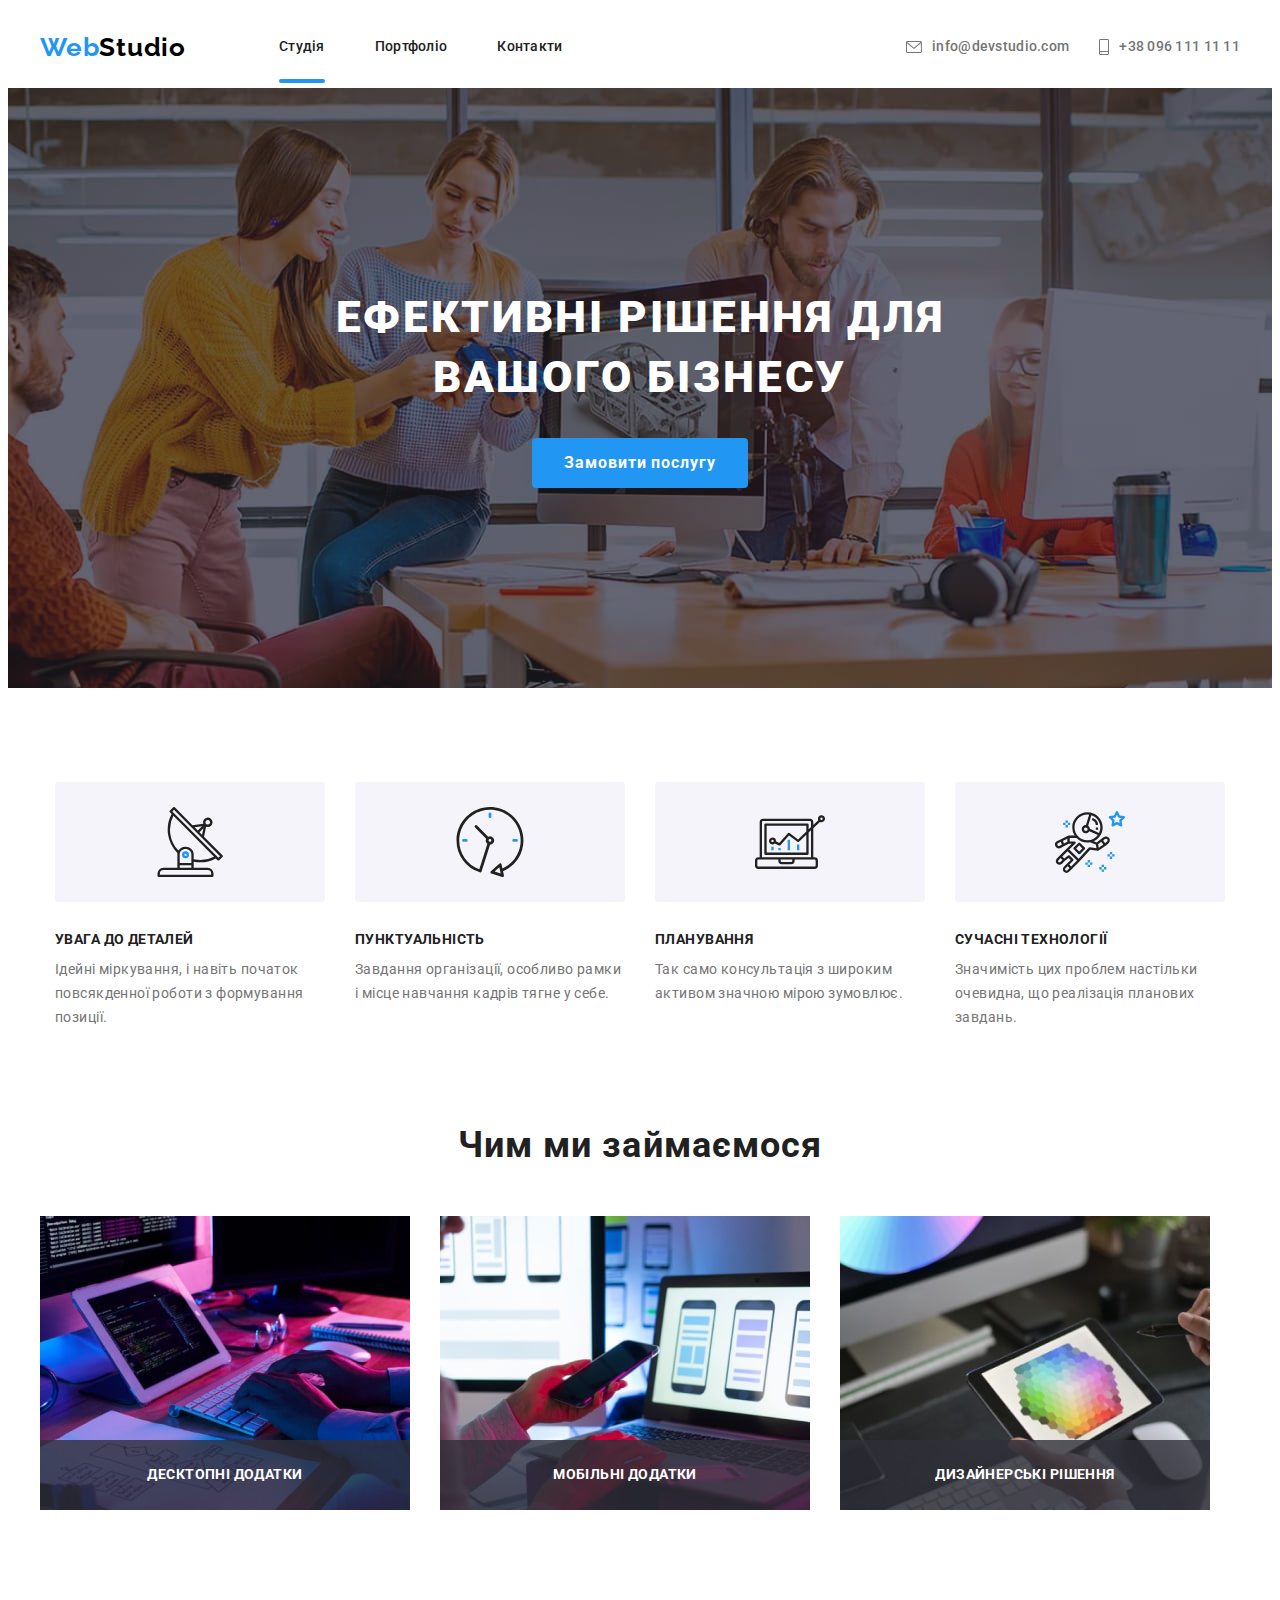
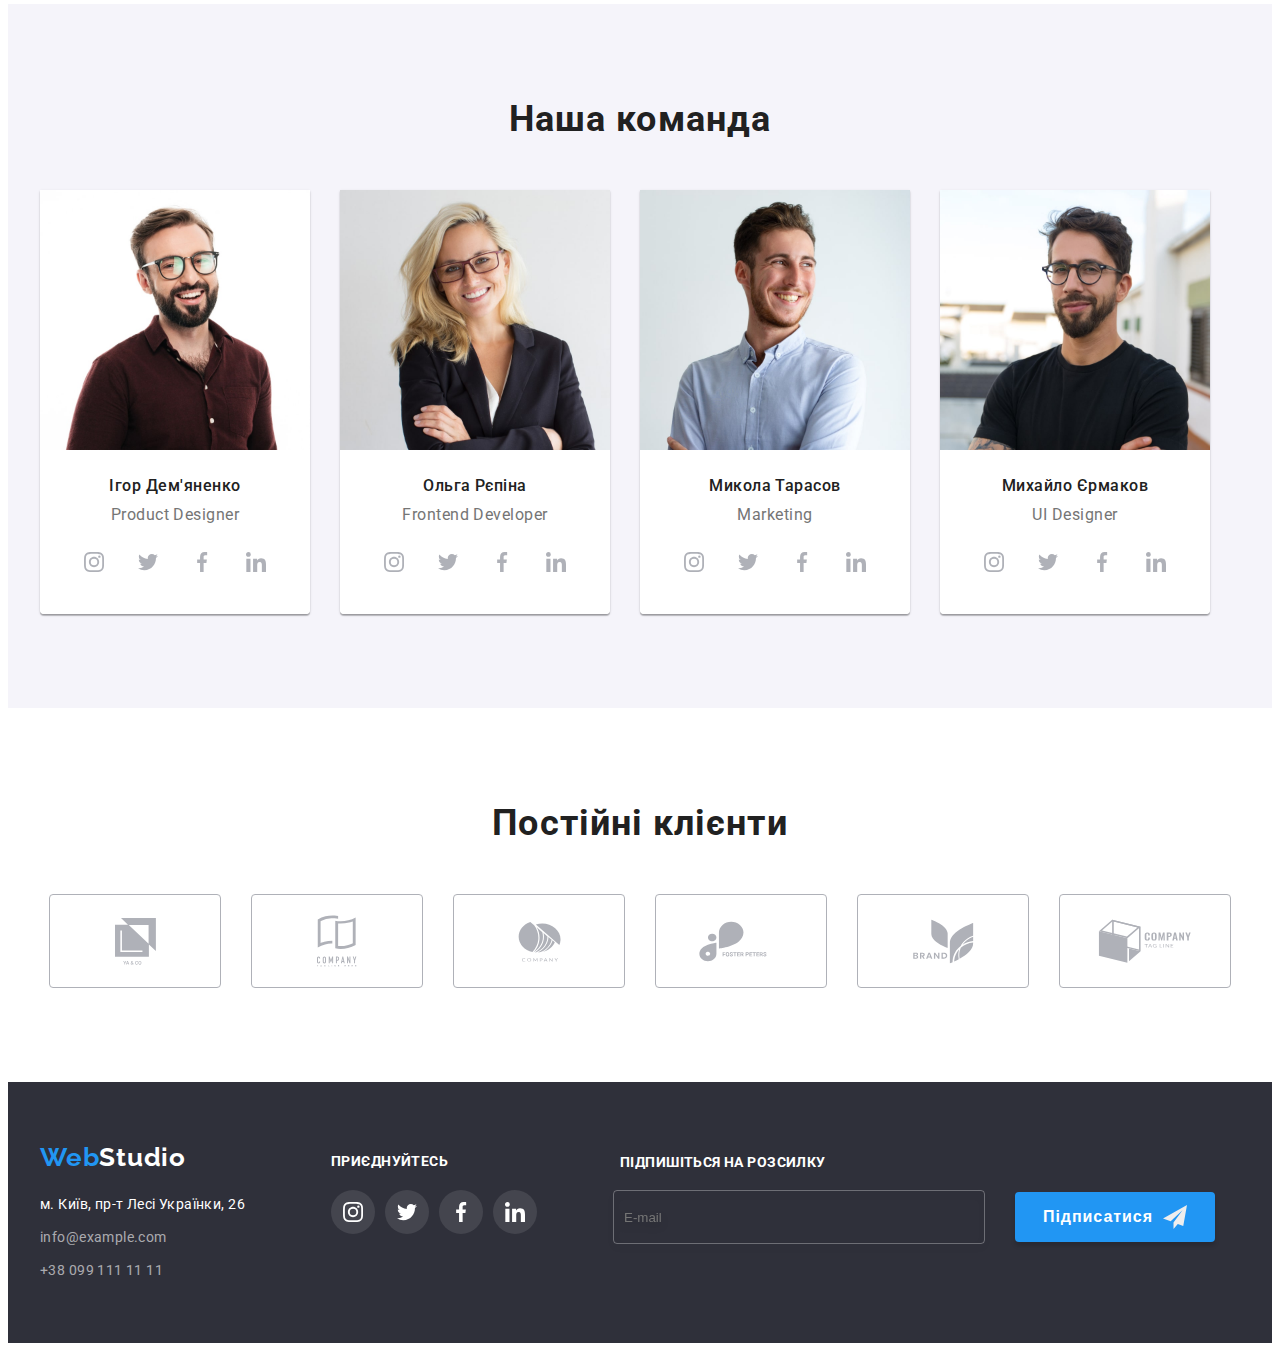
<file: index.html>
<!DOCTYPE html>
<html lang="uk">
<head>
    <meta charset="UTF-8">
    <meta http-equiv="X-UA-Compatible" content="IE=edge">
    <meta name="viewport" content="width=device-width, initial-scale=1.0">
    <title>WebStudio</title>
    <link rel="preconnect" href="https://fonts.googleapis.com">
    <link rel="preconnect" href="https://fonts.gstatic.com" crossorigin>
<link rel="preconnect" href="https://fonts.googleapis.com">
<link rel="preconnect" href="https://fonts.gstatic.com" crossorigin>
<link rel="preconnect" href="https://fonts.googleapis.com">
<link rel="preconnect" href="https://fonts.gstatic.com" crossorigin>
<link href="https://fonts.googleapis.com/css2?family=Raleway:wght@700&family=Roboto:wght@400;500;700;900&display=swap"
    rel="stylesheet">
    <link rel="stylesheet" href="https://cdnjs.cloudflare.com/ajax/libs/modern-normalize/1.1.0/modern-normalize.min.css"
        integrity="sha512-wpPYUAdjBVSE4KJnH1VR1HeZfpl1ub8YT/NKx4PuQ5NmX2tKuGu6U/JRp5y+Y8XG2tV+wKQpNHVUX03MfMFn9Q=="
        crossorigin="anonymous" referrerpolicy="no-referrer" />
    
        <link href="./css/main.min.css" rel="stylesheet">
</head>
<body>
    
    <!-- Шапка сайта -->
    <header>
        <div class="header container">
            <nav class="navigation">
                <a href="./index.html" class="logo link"><span class="logo__accent">Web</span>Studio</a>
                <ul class="navigation__list list">
                    <li class="navigation__item">
                        <a href="./index.html" class="navigation__link link navigation__link--underline">Студія</a>
                    </li>
                    <li class="navigation__item">
                        <a href="./portfolio.html" class="navigation__link link">Портфоліо</a>
                    </li>
                    <li class="navigation__item">
                        <a href="#contact" class="navigation__link link">Контакти</a>
                    </li>
                </ul>
            </nav>
    
            <ul class="contact list">
                <li class="contact__item">
                    <a href="mailto:info@devstudio.com" class="contact__link link">
                        <svg class="contact__icon" width="16" height="12">
                            <use href="./images/icons.svg#icon-email"></use>
                        </svg>
                        info@devstudio.com</a>
                </li>
                <li class="contact__item">
                    <a href="tel:+380961111111" class="contact__link link">
                        <svg class="contact__icon" width="10" height="16">
                            <use href="./images/icons.svg#icon-phone"></use>
                        </svg>
                        +38 096 111 11 11</a>
                </li>
            </ul>

            <button type="button" class="btn-menu-open" data-menu-open>
                <svg class="btn-menu-open__svg" width="40px" height="40px">
                    <use href="./images/icons.svg#icon-menu"></use>
                </svg>
            </button>
        </div>
        <!-- Модальное меню -->
        <div class="menu-modal is-hidden" data-menu>
            <div class="menu__container container">
        
                <button type="button" class="menu-modal__btn-close" data-menu-close>
                    <svg class="menu-modal__icon-close" width="40" height="40">
                        <use href="./images/icons.svg#icon-close-menu"></use>
                    </svg>
                </button>
                <div class="container__contact">
                    <ul class="menu-modal__nav-site nav-site list">
                        <li class="nav-site__item">
                            <a href="./index.html" class="nav-site__link link blue">Студія</a>
                        </li>
                        <li class="nav-site__item">
                            <a href="./portfolio.html" class="nav-site__link link">Портфоліо</a>
                        </li>
                        <li class="nav-site__item">
                            <a href="#contact" class="nav-site__link link">Контакти</a>
                        </li>
                    </ul>
                    <ul class="menu-modal__contact-site contact-site list">
                        <li class="contact-site__item">
                            <a href="tel:+380961111111" class="contact-site__phone link">+38 096 111 11 11</a>
                        </li>
                        <li class="contact-site__item">
                            <a href="mailto:info@devstudio.com" class="contact-site__email link">info@devstudio.com</a>
                        </li>
                    </ul>
                </div>
        
                <ul class="menu-modal__menu-soc menu-soc list">
                    <li class="menu-soc__item">
                        <a href="" class="menu-soc__link link">Instagram</a>
                    </li>
                    <li class="menu-soc__item">
                        <a href="" class="menu-soc__link link">Twitter</a>
                    </li>
                    <li class="menu-soc__item">
                        <a href="" class="menu-soc__link link">Facebook</a>
                    </li>
                    <li class="menu-soc__item">
                        <a href="" class="menu-soc__link link">LinkedIn</a>
                    </li>
                </ul>
            </div>
        </div>
    </header>

    <main>
            <!-- герой -->
            <section class="hero">
                <div class="hero__overlay">
                    <div class="hero__container container">
                        <h1 class="hero__title">Ефективні рішення для <br> вашого бізнесу</h1>
                        <button data-modal-open type="button" class="hero__btn" >
                            Замовити послугу
                        </button>
                    </div>
                </div>
                

            </section>
            
            <!-- преимущества -->
            <section class="advantages">
                <div class="advantages__container container">
                    <h2 class="advantages__title visually-hidden">Переваги</h2>
                    <ul class="advantages__list list">
                        <li class="card-adv">
                            <div class="card__page">
                                <svg class="card-adv__logo" width="70" height="70">
                                    <use href="./images/icons.svg#icon-attention"></use>
                                </svg>
                            </div>
                            <h3 class="card-adv__title">Увага до деталей</h3>
                            <p class="card-adv__text">Ідейні міркування, і навіть початок повсякденної роботи з формування позиції.
                            </p>
                        </li>
                        <li class="card-adv">
                            <div class="card__page">
                                <svg class="card-adv__logo" width="70" height="70">
                                    <use href="./images/icons.svg#icon-clock"></use>
                                </svg>
                            </div>
                            <h3 class="card-adv__title">Пунктуальність</h3>
                            <p class="card-adv__text">Завдання організації, особливо рамки і місце навчання кадрів тягне у себе.
                            </p>
                        </li>
                        <li class="card-adv">
                            <div class="card__page">
                                <svg class="card-adv__logo" width="70" height="70">
                                    <use href="./images/icons.svg#icon-plan"></use>
                                </svg>
                            </div>
                            <h3 class="card-adv__title">Планування</h3>
                            <p class="card-adv__text">Так само консультація з широким активом значною мірою зумовлює.
                            </p>
                        </li>
                        <li class="card-adv">
                            <div class="card__page">
                                <svg class="card-adv__logo" width="70" height="70">
                                    <use href="./images/icons.svg#icon-technology"></use>
                                </svg>
                            </div>
                            <h3 class="card-adv__title">Сучасні технології</h3>
                            <p class="card-adv__text">Значимість цих проблем настільки очевидна, що реалізація планових завдань. 
                            </p>
                        </li>
                    </ul>
                </div>

            </section>
            
            <!-- Чем мы занимаемся -->
            <section class="works">
                <div class="container">
                    <h2 class="works-title">Чим ми займаємося</h2>
                    <ul class="works-list list">
                        <li class="works-item">
                            <div class="works-overlay">
                                <picture>
                                    <source
                                        srcset="
                                        ./images/img-min.jpg 1x,
                                        ./images/box1-des-2x.jpeg 2x"
                                        media="(min-width:1200px)"
                                    >
                                    <img 
                                        src="./images/img-min.jpg" 
                                        alt="Десктопні додатки" 
                                        width="370" 
                                        height="293"
                                    >
                                </picture>
                                <div class="works-overlay-p">
                                    <p class="works-overlay-title">
                                        Десктопні додатки
                                    </p>
                                </div>
                                

                            </div>
                        </li>
                        <li class="works-item">
                            <div class="works-overlay">
                                <picture>
                                    <source
                                    srcset="
                                    ./images/box2-min.jpg 1x,
                                    ./images/box2-des-2x.jpeg 2x"
                                    media="(min-width:1200px)">
                                    <img 
                                        src="./images/box2-min.jpg" 
                                        alt="Мобільні додатки" 
                                        width="370" 
                                        height="293">
                                    </picture>
                             <div class="works-overlay-p">
                                    <p class="works-overlay-title">
                                        Мобільні додатки
                                    </p>
                             </div>
                                

                            </div>
                        </li>
                        <li class="works-item">
                            <div class="works-overlay">
                                <picture>
                                    <source
                                    srcset="
                                    ./images/box3-min.jpg 1x,
                                    ./images/box3-des-2x.jpeg 2x"
                                    media="(min-width:1200px)">
                                    <img 
                                        src="./images/box3-min.jpg" 
                                        alt="Дизайнерські рішення" 
                                        width="370" 
                                        height="293"
                                    >
                                </picture>
                                
                             <div class="works-overlay-p">
                                    <p class="works-overlay-title">
                                        Дизайнерські рішення
                                    </p>
                             </div>
                                

                            </div>
                        </li>
                    </ul>
                </div>

            </section>
            
            <!-- Наша команда -->
            <section class="team">
                <div class="container">
                    <h2 class="team-title">Наша команда</h2>
                    <ul class="team-list list">
                        <li class="team-item">
                            <picture>
                                <source
                                    srcset="
                                    ./images/img_ig_dem-min.jpg 1x,
                                    ./images/ig-dem-des-2x.jpeg 2x"
                                    media="(min-width:1200px)"
                                >
                                <source
                                    srcset="
                                    ./images/ig-dem-tab-1.jpeg 1x,
                                    ./images/ig-dem-tab-2x.jpeg 2x"
                                    media="(min-width:768px)"
                                >
                                <source
                                    srcset="
                                    ./images/ig-dem-mob-1.jpeg 1x,
                                    ./images/ig-dem-mob-2x.jpeg 2x"
                                    media="(max-width:767px)"
                                >
                                <img 
                                    src="./images/img_ig_dem-min.jpg" 
                                    alt="Фото Игорь Демьяненко" 
                                    width="270" 
                                    height="260"
                                >
                            </picture>
                            
                            <div class="container-item">
                                <h3 class="team-item-title">Ігор Дем'яненко</h3>
                                <p class="team-item-text">Product Designer</p>
                                <ul class="team-social list">
                                    <li class="tem-social-item">
                                        <a href="" class="team-social-link link">
                                            <svg class="team-social-icon" width="20" height="20">
                                                <use href="./images/icons.svg#icon-instagram"></use>
                                            </svg>
                                        </a>
                                    </li>
                                    <li class="tem-social-item">
                                        <a href="" class="team-social-link link">
                                            <svg class="team-social-icon" width="20" height="20">
                                                <use href="./images/icons.svg#icon-twitter"></use>
                                            </svg>
                                        </a>
                                    </li>
                                    <li class="tem-social-item">
                                        <a href="" class="team-social-link link">
                                            <svg class="team-social-icon" width="20" height="20">
                                                <use href="./images/icons.svg#icon-facebook"></use>
                                            </svg>
                                        </a>
                                    </li>
                                    <li class="tem-social-item">
                                        <a href="" class="team-social-link link">
                                            <svg class="team-social-icon" width="20" height="20">
                                                <use href="./images/icons.svg#icon-linkedin"></use>
                                            </svg>
                                        </a>
                                    </li>
                                </ul>
                            </div>

                            
                        </li>
                    
                        <li class="team-item">
                            <picture>
                                <source
                                    srcset="
                                    ./images/img_ol_rep-min.jpg 1x,
                                    ./images/ol-rep-des-2x.jpeg 2x"
                                    media="(min-width:1200px)"
                                >
                                <source
                                    srcset="
                                    ./images/ol-rep-tab-1.jpeg 1x,
                                    ./images/ol-rep-tab-2x.jpeg 2x"
                                    media="(min-width:768px)"
                                >
                                <source
                                    srcset="
                                    ./images/ol-rep-tab-1.jpeg 1x,
                                    ./images/ol-rep-tab-2x.jpeg 2x"
                                    media="(max-width:767px)"
                                >
                                <img 
                                src="./images/img_ol_rep-min.jpg" 
                                alt="Фото Ольга Репина" 
                                width="270" 
                                height="260"
                                >
                            </picture>            
                            
                            <div class="container-item">
                                <h3 class="team-item-title">Ольга Рєпіна</h3>
                                <p class="team-item-text">Frontend Developer</p>
                                <ul class="team-social list">
                                    <li class="tem-social-item">
                                        <a href="" class="team-social-link link">
                                            <svg class="team-social-icon" width="20" height="20">
                                                <use href="./images/icons.svg#icon-instagram"></use>
                                            </svg>
                                        </a>
                                    </li>
                                    <li class="tem-social-item">
                                        <a href="" class="team-social-link link">
                                            <svg class="team-social-icon" width="20" height="20">
                                                <use href="./images/icons.svg#icon-twitter"></use>
                                            </svg>
                                        </a>
                                    </li>
                                    <li class="tem-social-item">
                                        <a href="" class="team-social-link link">
                                            <svg class="team-social-icon" width="20" height="20">
                                                <use href="./images/icons.svg#icon-facebook"></use>
                                            </svg>
                                        </a>
                                    </li>
                                    <li class="tem-social-item">
                                        <a href="" class="team-social-link link">
                                            <svg class="team-social-icon" width="20" height="20">
                                                <use href="./images/icons.svg#icon-linkedin"></use>
                                            </svg>
                                        </a>
                                    </li>
                                </ul>
                            </div>
                            
                        </li>
                    
                        <li class="team-item">
                            <picture>
                                <source
                                    srcset="
                                    ./images/img_nik_tar-min.jpg 1x,
                                    ./images/nik-tar-des-2x.jpeg 2x"
                                    media="(min-width:1200px)"
                                >
                                <source
                                    srcset="
                                    ./images/nik-tar-tab-1.jpeg 1x,
                                    ./images/nik-tar-tab-2x.jpeg 2x"
                                    media="(min-width:768px)"
                                >
                                <source
                                    srcset="
                                    ./images/nik-tar-mob-1.jpeg 1x,
                                    ./images/nik-tar-mob-2x.jpeg 2x"
                                    media="(max-width:767px)"                            
                                >
                                <img 
                                    src="./images/img_nik_tar-min.jpg" 
                                    alt="Фото Николай Тарасов" 
                                    width="270" 
                                    height="260"
                                >
                            </picture>
                            
                            <div class="container-item">
                                <h3 class="team-item-title">Микола Тарасов</h3>
                                <p class="team-item-text">Marketing</p>
                                <ul class="team-social list">
                                    <li class="tem-social-item">
                                        <a href="" class="team-social-link link">
                                            <svg class="team-social-icon" width="20" height="20">
                                                <use href="./images/icons.svg#icon-instagram"></use>
                                            </svg>
                                        </a>
                                    </li>
                                    <li class="tem-social-item">
                                        <a href="" class="team-social-link link">
                                            <svg class="team-social-icon" width="20" height="20">
                                                <use href="./images/icons.svg#icon-twitter"></use>
                                            </svg>
                                        </a>
                                    </li>
                                    <li class="tem-social-item">
                                        <a href="" class="team-social-link link">
                                            <svg class="team-social-icon" width="20" height="20">
                                                <use href="./images/icons.svg#icon-facebook"></use>
                                            </svg>
                                        </a>
                                    </li>
                                    <li class="tem-social-item">
                                        <a href="" class="team-social-link link">
                                            <svg class="team-social-icon" width="20" height="20">
                                                <use href="./images/icons.svg#icon-linkedin"></use>
                                            </svg>
                                        </a>
                                    </li>
                                </ul>
                            </div>
                        </li>
                    
                        <li class="team-item">
                            <picture>
                                <source
                                    srcset="
                                    ./images/img-mih_erm-min.jpg 1x,
                                    ./images/mih-erm-des-2x.jpeg 2x"
                                    media="(min-width:1200px)"
                                >
                                <source
                                    srcset="
                                    ./images/mih-erm-tab-1.jpeg 1x,
                                    ./images/mih-erm-tab-2x.jpeg 2x"
                                    media="(min-width:768px)"
                                >
                                <source
                                    srcset="
                                    ./images/mih-erm-mob-1.jpeg 1x,
                                    ./images/mih-erm-mob-2x.jpeg 2x"
                                    media="(min-width:767px)"
                                >
                                <img 
                                    src="./images/img-mih_erm-min.jpg" 
                                    alt="Фото Михаил Ермаков" 
                                    width="270" 
                                    height="260"
                                >
                            </picture>
                            
                            <div class="container-item">
                                <h3 class="team-item-title">Михайло Єрмаков</h3>
                                <p class="team-item-text">UI Designer</p>
                                <ul class="team-social list">
                                    <li class="tem-social-item">
                                        <a href="" class="team-social-link link">
                                            <svg class="team-social-icon" width="20" height="20">
                                                <use href="./images/icons.svg#icon-instagram"></use>
                                            </svg>
                                        </a>
                                    </li>
                                    <li class="tem-social-item">
                                        <a href="" class="team-social-link link">
                                            <svg class="team-social-icon" width="20" height="20">
                                                <use href="./images/icons.svg#icon-twitter"></use>
                                            </svg>
                                        </a>
                                    </li>
                                    <li class="tem-social-item">
                                        <a href="" class="team-social-link link">
                                            <svg class="team-social-icon" width="20" height="20">
                                                <use href="./images/icons.svg#icon-facebook"></use>
                                            </svg>
                                        </a>
                                    </li>
                                    <li class="tem-social-item">
                                        <a href="" class="team-social-link link">
                                            <svg class="team-social-icon" width="20" height="20">
                                                <use href="./images/icons.svg#icon-linkedin"></use>
                                            </svg>
                                        </a>
                                    </li>
                                </ul>
                            </div>
                        
                        </li>
                    </ul>
                </div>

            
            </section>
            
            <!-- Постоянные клиенты -->
            <section class="regular-cust">
                <div class="container">
                    <h2 class="regular-cust-title">Постійні клієнти</h2>
                    <ul class="regular-cust-list list">
                        <li class="regular-cust-item">
                            <a href="" class="regular-cust-link link">
                            <svg class="regular-cust-icon" width="41" height="47">
                                <use href="./images/icons.svg#icon-ya-co"></use>
                            </svg>
                            </a>
                        </li>
                        <li class="regular-cust-item">
                            <a href="" class="regular-cust-link link">
                                <svg class="regular-cust-icon" width="40" height="52">
                                    <use href="./images/icons.svg#icon-company-tag-line-here"></use>
                                </svg>
                            </a>
                        </li>
                        <li class="regular-cust-item">
                            <a href="" class="regular-cust-link link">
                                <svg class="regular-cust-icon" width="43" height="41">
                                    <use href="./images/icons.svg#icon-company"></use>
                                </svg>
                            </a>
                        </li>
                        <li class="regular-cust-item">
                            <a href="" class="regular-cust-link link">
                                <svg class="regular-cust-icon" width="84" height="41">
                                    <use href="./images/icons.svg#icon-foster-peters"></use>
                                </svg>
                            </a>
                        </li>
                        <li class="regular-cust-item">
                            <a href="" class="regular-cust-link link">
                                <svg class="regular-cust-icon" width="63" height="45">
                                    <use href="./images/icons.svg#icon-brand"></use>
                                </svg>
                            </a>
                        </li>
                        <li class="regular-cust-item">
                            <a href="" class="regular-cust-link link">
                                <svg class="regular-cust-icon" width="94" height="44">
                                    <use href="./images/icons.svg#icon-company-tag-line"></use>
                                </svg>
                            </a>
                        </li>
                        
                    </ul>
                </div>
            </section>

    </main>

    <!-- футер -->
    <footer class="footer">
        <div class="container footer__container">
            <div class="footer-container-element">
                <div class="logo-box">
                    <a href="" class="footer-logo link"><span class="logo__accent">Web</span>Studio</a>
                </div>
                
                <address id="contact" class="footer-contact">
                    <p class="footer-text">м. Київ, пр-т Лесі Українки, 26</p>
                    <a href="mailto:info@example.com" class="footer-link link">info@example.com</a><br>
                    <a href="tel:+380991111111" class="footer-link link">+38 099 111 11 11</a>
                </address>
            </div>
            
            <div class="footer-container-element">
                <div class="footer-soc-container">
                    <h2 class="footer-soc-title">приєднуйтесь</h2>
                    <ui class="footer-soc-list list">
                        <li class="footer-soc-item">
                            <a href="" class="footer-soc-link link">
                                <svg class="footer-soc-icon" width="20" height="20">
                                    <use href="./images/icons.svg#icon-instagram"></use>
                                </svg>
                            </a>
                        </li>
                        <li class="footer-soc-item">
                            <a href="" class="footer-soc-link link">
                                <svg class="footer-soc-icon" width="20" height="20">
                                    <use href="./images/icons.svg#icon-twitter"></use>
                                </svg>
                            </a>
                        </li>
                        <li class="footer-soc-item">
                            <a href="" class="footer-soc-link link">
                                <svg class="footer-soc-icon" width="20" height="20">
                                    <use href="./images/icons.svg#icon-facebook"></use>
                                </svg>
                            </a>
                        </li>
                        <li class="footer-soc-item">
                            <a href="" class="footer-soc-link link">
                                <svg class="footer-soc-icon" width="20" height="20">
                                    <use href="./images/icons.svg#icon-linkedin"></use>
                                </svg>
                            </a>
                        </li>
                    </ui>
                </div>
            </div>

            <div class="subscribe">
                <h2 class="subscribe-title">Підпишіться на розсилку</h2>
                <div class="sub-place-in">
                    <div class="place-in">
                        <input 
                            type="email" 
                            class="sub-input-email"
                            name="user-email" 
                            placeholder="E-mail" 
                            required>
                    </div>

                    <div class="place-in">
                        <button type="submit" class="sub-btn">
                            Підписатися
                            <svg class="icon-teleg" width="24" height="24">
                                <use href="./images/icons.svg#icon-telegram"></use>
                            </svg>
                        </button>
                    </div>
                </div>
            </div>
            

        </div> 
    </footer>

    <!-- Модальное окно -->
    <div class="backdrop is-hidden" data-modal>

        <div class="modal">
            <button data-modal-close type="button" class="modal-btn">
                <svg class="icon-close" width="18" height="18" >
                    <use href="./images/icons.svg#icon-close-black" ></use>
                </svg>
            </button>
            <p class="modal-title">Залиште свої дані, ми вам передзвонимо</p>
            <form class="modal-form">

                <div class="iput-filed">
                    <label for="user-name">
                        <span class="input-title">Ім'я</span>
                    </label>
                    <div class="input-add">
                        <input 
                            type="text" 
                            class="form-input" 
                            name="user-name" 
                            required
                            id="user-name">
                        <svg class="input-icon" width="12" height="12">
                            <use href="./images/icons.svg#icon-human" ></use>
                        </svg>
                    </div>
                </div>

                <div class="iput-filed">
                    <label for="user-tel">
                        <span class="input-title">Телефон</span>
                    </label>

                    <div class="input-add">
                        <input 
                            type="tel" 
                            class="form-input" 
                            name="user-tel" 
                            required
                            minlength="10"
                            id="user-tel">
                        <svg class="input-icon" width="12" height="12">
                            <use href="./images/icons.svg#icon-phone-2"></use>
                        </svg>
                    </div>
                </div>

                <div class="iput-filed">
                    <label for="user-email">
                        <span class="input-title">Пошта</span>
                    </label>
                    
                    <div class="input-add">
                        <input 
                            type="email" 
                            class="form-input" 
                            name="user-email" 
                            required
                            id="user-email">
                        <svg class="input-icon" width="12" height="12">
                            <use href="./images/icons.svg#icon-mail-2"></use>
                        </svg>
                    </div>
                </div>


                    <div class="iput-filed">
                        <div class="input-add">
                            <label for="user-coment">
                                <span class="input-title">Коментар</span>
                            </label>

                            <textarea 
                                class="modal-form-coment" 
                                name="user-coment" 
                                id="user-coment" 
                                placeholder="Введіть текст"></textarea>
                        </div>
                    </div>
                

                    <div class="form-checkbox">
                        <input 
                            type="checkbox" 
                            class="input-checkbox visually-hidden" 
                            name="user-checkbox" 
                            value="true"
                            id="user-checkbox" 
                            required>

                        <label for="user-checkbox" class="label-check">
                            <span class="check-title">Погоджуюся з розсилкою та приймаю 
                                <a href="">Умови договору</a> 
                                <svg class="icon-svg check-svg" width="16" height="16">
                                    <use href="./images/icons.svg#icon-check"></use>
                                </svg>
                                <svg class="icon-svg box-svg" width="16" height="16">
                                    <use href="./images/icons.svg#icon-checkbox"></use>
                                </svg>
                            </span>
                            
                        </label>
                    </div>
                
                
               
                <div class="form-btn">
                    <button type="submit" class="modal-form-btn">Відправити</button>
                </div>
            </form>
        </div>
    </div>


  

    <script src="./modal.js"></script>
    <script src="./menu.js"></script>
    
</body>
</html>
</file>
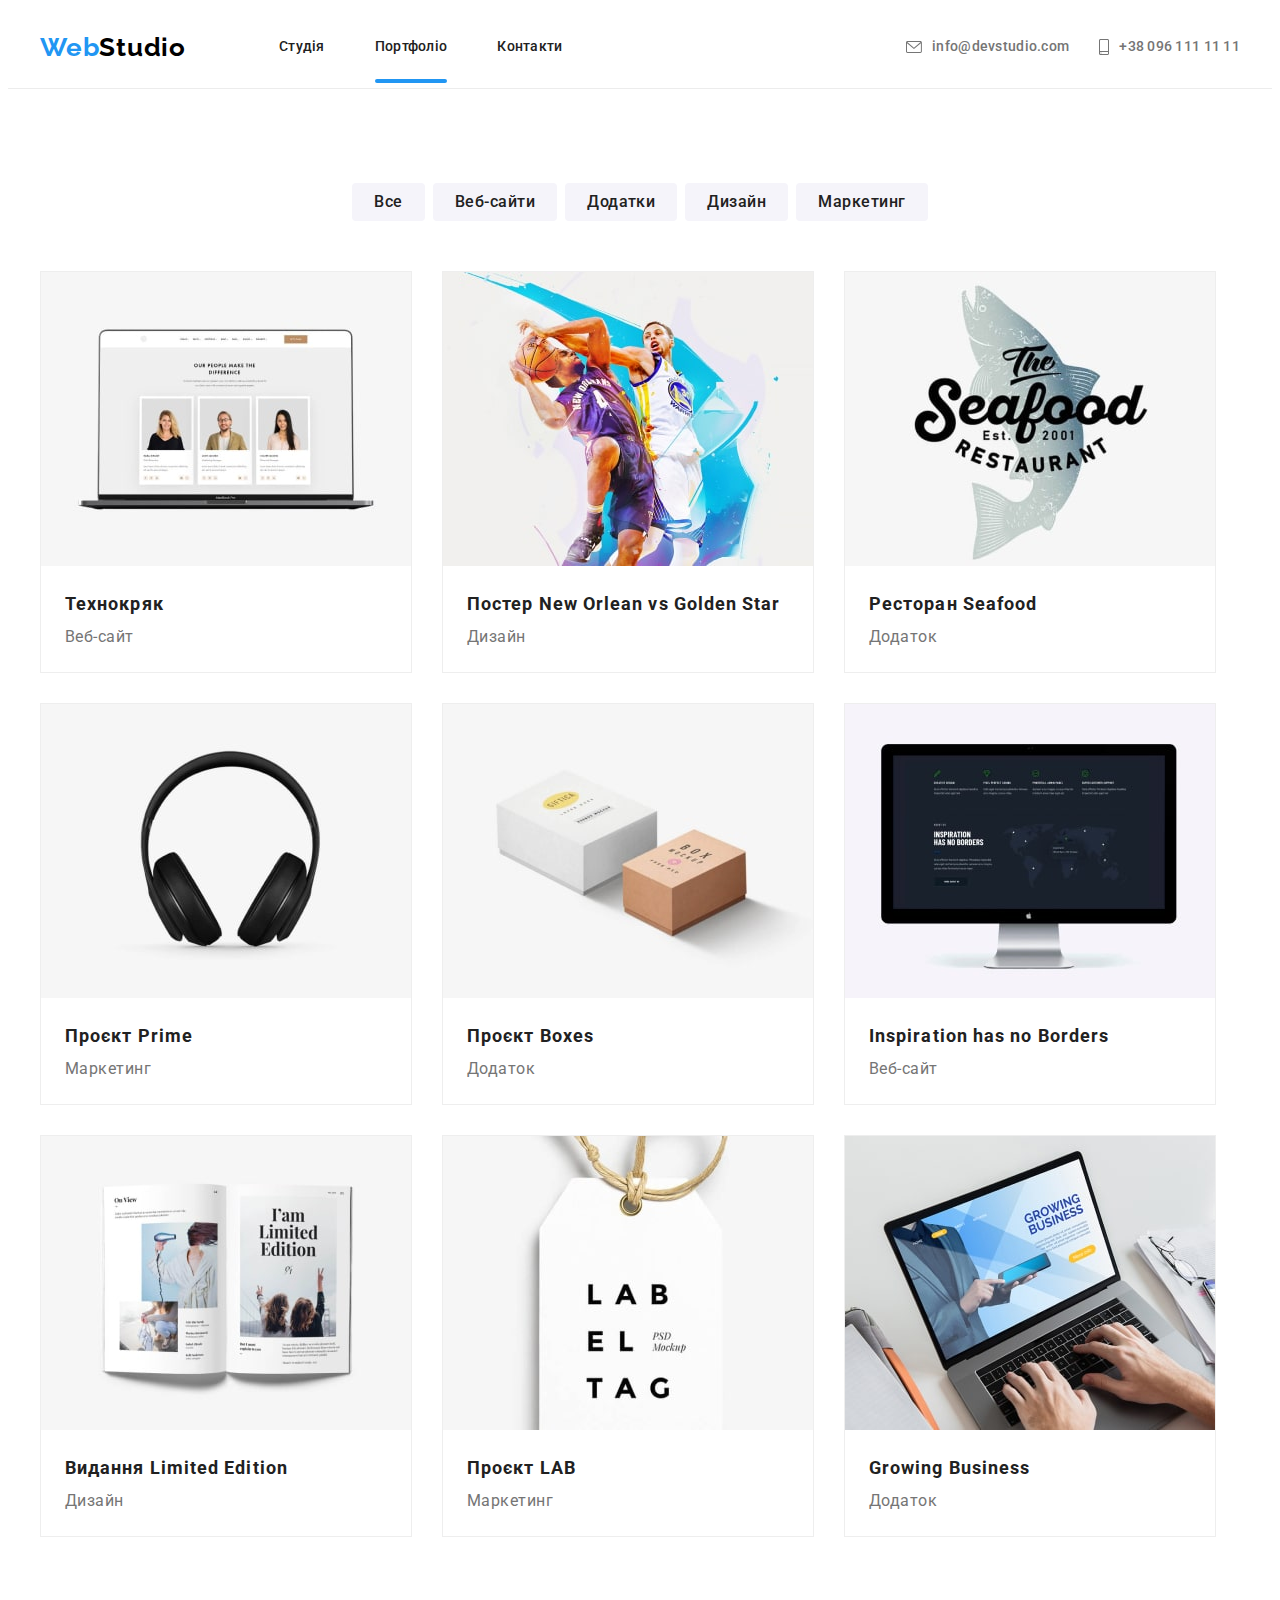
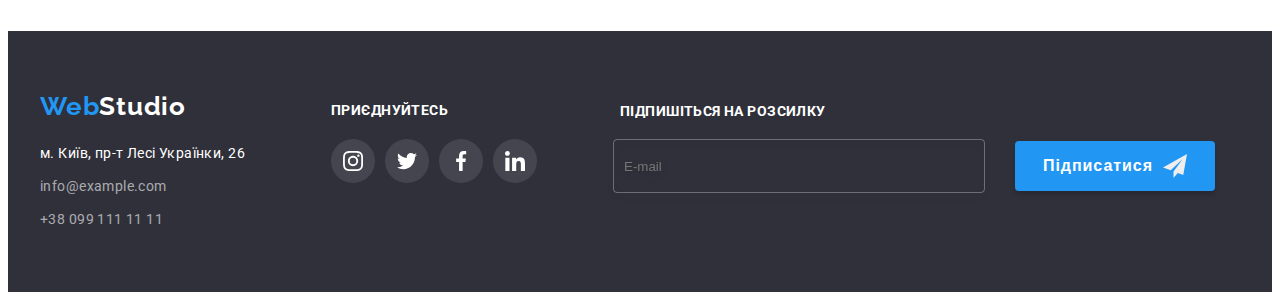
<file: portfolio.html>
<!DOCTYPE html>
<html lang="en">

<head>
    <meta charset="UTF-8">
    <meta http-equiv="X-UA-Compatible" content="IE=edge">
    <meta name="viewport" content="width=device-width, initial-scale=1.0">
    <title>WebStudio</title>
    <link rel="preconnect" href="https://fonts.googleapis.com">
    <link rel="preconnect" href="https://fonts.gstatic.com" crossorigin>
    <link rel="preconnect" href="https://fonts.googleapis.com">
    <link rel="preconnect" href="https://fonts.gstatic.com" crossorigin>
<link rel="preconnect" href="https://fonts.googleapis.com">
<link rel="preconnect" href="https://fonts.gstatic.com" crossorigin>
<link href="https://fonts.googleapis.com/css2?family=Raleway:wght@700&family=Roboto:wght@400;500;700;900&display=swap"
    rel="stylesheet">
<link rel="stylesheet" href="https://cdnjs.cloudflare.com/ajax/libs/modern-normalize/1.1.0/modern-normalize.min.css"
    integrity="sha512-wpPYUAdjBVSE4KJnH1VR1HeZfpl1ub8YT/NKx4PuQ5NmX2tKuGu6U/JRp5y+Y8XG2tV+wKQpNHVUX03MfMFn9Q=="
    crossorigin="anonymous" referrerpolicy="no-referrer" />
    
    <!-- <link href="./css/styles.css" rel="stylesheet"> -->
    <link href="./css/main.min.css" rel="stylesheet">

</head>

<body>
    <!-- Шапка сайта -->
        <header>
            <div class="header container">
                <nav class="navigation">
                    <a href="./index.html" class="logo link"><span class="logo__accent">Web</span>Studio</a>
                    <ul class="navigation__list list">
                        <li class="navigation__item">
                            <a href="./index.html" class="navigation__link link">Студія</a>
                        </li>
                        <li class="navigation__item">
                            <a href="./portfolio.html" class="navigation__link link navigation__link--underline">Портфоліо</a>
                        </li>
                        <li class="navigation__item">
                            <a href="#contact" class="navigation__link link">Контакти</a>
                        </li>
                    </ul>
                </nav>
        
                <ul class="contact list">
                    <li class="contact__item">
                        <a href="mailto:info@devstudio.com" class="contact__link link">
                            <svg class="contact__icon" width="16" height="12">
                                <use href="./images/icons.svg#icon-email"></use>
                            </svg>
                            info@devstudio.com</a>
                    </li>
                    <li class="contact__item">
                        <a href="tel:+380961111111" class="contact__link link">
                            <svg class="contact__icon" width="10" height="16">
                                <use href="./images/icons.svg#icon-phone"></use>
                            </svg>
                            +38 096 111 11 11</a>
                    </li>
                </ul>

                <button type="button" class="btn-menu-open" data-menu-open>
                    <svg class="btn-menu-open__svg" width="40px" height="40px">
                        <use href="./images/icons.svg#icon-menu"></use>
                    </svg>
                </button>
            </div>
            <!-- Модальное меню -->
            <div class="menu-modal is-hidden" data-menu>
                <div class="menu__container container">
            
                    <button type="button" class="menu-modal__btn-close" data-menu-close>
                        <svg class="menu-modal__icon-close" width="40" height="40">
                            <use href="./images/icons.svg#icon-close-menu"></use>
                        </svg>
                    </button>
                    <div class="container__contact">
                        <ul class="menu-modal__nav-site nav-site list">
                            <li class="nav-site__item">
                                <a href="./index.html" class="nav-site__link link">Студія</a>
                            </li>
                            <li class="nav-site__item">
                                <a href="./portfolio.html" class="nav-site__link link blue">Портфоліо</a>
                            </li>
                            <li class="nav-site__item">
                                <a href="#contact" class="nav-site__link link">Контакти</a>
                            </li>
                        </ul>
                        <ul class="menu-modal__contact-site contact-site list">
                            <li class="contact-site__item">
                                <a href="tel:+380961111111" class="contact-site__phone link">+38 096 111 11 11</a>
                            </li>
                            <li class="contact-site__item">
                                <a href="mailto:info@devstudio.com" class="contact-site__email link">info@devstudio.com</a>
                            </li>
                        </ul>
                    </div>
            
                    <ul class="menu-modal__menu-soc menu-soc list">
                        <li class="menu-soc__item">
                            <a href="" class="menu-soc__link link">Instagram</a>
                        </li>
                        <li class="menu-soc__item">
                            <a href="" class="menu-soc__link link">Twitter</a>
                        </li>
                        <li class="menu-soc__item">
                            <a href="" class="menu-soc__link link">Facebook</a>
                        </li>
                        <li class="menu-soc__item">
                            <a href="" class="menu-soc__link link">LinkedIn</a>
                        </li>
                    </ul>
                </div>
            </div>
        </header>
    <main>
        <h1 class="visually-hidden">Портфоліо</h1>

    <!-- Проекты -->
        <section class="portfolio">
            <div class="container">
                <ul class="progect-list list">
        <!-- Кнопки фильтра -->
                    <li class="filter">
                        <h2 class="visually-hidden">Фільтер</h2>
                        <ul class="filter-list list">
                            <li class="filter-item">
                                <button type="button" class="filter-btn">Все</button>
                            </li>
                            <li class="filter-item">
                                <button type="button" class="filter-btn">Веб-сайти</button>
                            </li>
                            <li class="filter-item">
                                <button type="button" class="filter-btn">Додатки</button>
                            </li>
                            <li class="filter-item">
                                <button type="button" class="filter-btn">Дизайн</button>
                            </li>
                            <li class="filter-item">
                                <button type="button" class="filter-btn">Маркетинг</button>
                            </li>
                        </ul>
                    </li>
                
        <!-- Галерея -->
                    <li class="gallery">
                        <ul class="gallery-list list">
                            <li class="gallery-item">
                                <a href="" class="link">
                                    <div class="gallery-overlay">
                                        <picture>
                                            <source
                                                srcset="
                                                ./images/port-1-min.jpg 1x,
                                                ./images/port1-des-2x.jpeg 2x"
                                                media="(min-width:1200px)"
                                            >
                                            <source
                                                srcset="
                                                ./images/port1-tab-1.jpeg 1x,
                                                ./images/port1-tab-2x.jpeg 2x"
                                                media="(min-width:768px)"
                                            >
                                            <source
                                                srcset="
                                                ./images/port1-mob-1.jpeg 1x,
                                                ./images/port1-mob-2x.jpeg 2x"
                                                media="(max-width:767px)"
                                            >
                                           
                                            <img 
                                                src="./images/port1-mob-1.jpeg" 
                                                alt="Картинка"
                                                width="450px"
                                                height="294px"
                                            >
                                        </picture>
                                        
                                        <div class="gallery-overlay-dascription">
                                            <p class="description">
                                                Ресурс пропонує комплексні пропозиції з різним рівнем функціоналу та сервісів. Все це дозволить відвідувачу отримати
                                                вичерпні відомості про компанію чи приватну особу.
                                            </p>
                                        </div>
                                    </div>
                                    
                                    <div class="container-gallery-item">
                                        <h3 class="gallery-item-title">Технокряк</h3>
                                        <p class="gallery-item-text">Веб-сайт</p>
                                    </div> 
                                    
                                </a>
                                
                            </li>

                            <li class="gallery-item">
                                <a href="" class="link">
                                    <div class="gallery-overlay">
                                        <picture>
                                            <source
                                                srcset="
                                                ./images/port-2-min.jpg 1x,
                                                ./images/port2-des-2x.jpeg 2x"
                                                media="(min-width:1200px)"
                                            >
                                            <source
                                                srcset="
                                                ./images/port2-tab-1.jpeg 1x,
                                                ./images/port2-tab-2x.jpeg 2x"
                                                media="(min-width:768px)"
                                            >
                                            <source
                                                srcset="
                                                ./images/port2-tab-1.jpeg 1x,
                                                ./images/port2-tab-2x.jpeg 2x"
                                                media="(max-width:767px)"
                                            >
                                            <img 
                                                src="./images/port2-tab-1.jpeg" 
                                                alt="Картинка"
                                                width="450px"
                                                height="294px"
                                            >
                                        </picture>
                                        
                                        <div class="gallery-overlay-dascription">
                                            <p class="description">
                                                Ресурс пропонує комплексні пропозиції з різним рівнем функціоналу та сервісів. Все це дозволить відвідувачу
                                                отримати
                                                вичерпні відомості про компанію чи приватну особу.
                                            </p>
                                        </div>
                                    </div>
                                    <!-- <img src="./images/port-2-min.jpg" alt="Картинка"> -->
                                   <div class="container-gallery-item">
                                        <h3 class="gallery-item-title">Постер New Orlean vs Golden Star</h3>
                                        <p class="gallery-item-text">Дизайн</p>
                                   </div>  
                                </a>
                            </li>

                            <li class="gallery-item">
                                <a href="" class="link">
                                    <div class="gallery-overlay">
                                        <picture>
                                            <source
                                                srcset="
                                                ./images/port-3-min.jpg 1x,
                                                ./images/port3-des-2x.jpeg 2x"
                                                media="(min-width:1200px)"
                                            >
                                            <source
                                                srcset="
                                                ./images/port3-tab-1.jpeg 1x,
                                                ./images/port3-tab-2x.jpeg 2x"
                                                media="(min-width:768px)"
                                                >
                                            <source
                                                srcset="
                                                ./images/port3-mob-1.jpeg 1x,
                                                ./images/port3-mob-2x.jpeg 2x"
                                                media="(max-width:767px)"
                                            >
                                            <img 
                                                src="./images/port3-mob-1.jpeg" 
                                                alt="Картинка"
                                                width="450px"
                                                height="294px"
                                            >
                                        </picture>
                                    
                                        <div class="gallery-overlay-dascription">
                                            <p class="description">
                                                Ресурс пропонує комплексні пропозиції з різним рівнем функціоналу та сервісів. Все це дозволить відвідувачу
                                                отримати
                                                вичерпні відомості про компанію чи приватну особу.
                                            </p>
                                        </div>
                                    </div>
                                    <div class="container-gallery-item">
                                        <h3 class="gallery-item-title">Ресторан Seafood</h3>
                                        <p class="gallery-item-text">Додаток</p>
                                    </div> 
                                    
                                </a>
                            </li>

                            <li class="gallery-item">
                                <a href="" class="link">
                                    <div class="gallery-overlay">
                                        <picture>
                                            <source
                                                srcset="
                                                ./images/port-4-min.jpg 1x,
                                                ./images/port4-des-2x.jpeg 2x"
                                                media="(min-width:1200px)"
                                            >
                                            <source
                                                srcset="
                                                ./images/port4-tab-1.jpeg 1x,
                                                ./images/port4-tab-2x.jpeg 2x"
                                                media="(min-width:768px)"
                                            >
                                            <source
                                                 srcset="
                                                ./images/port4-mob-1.jpeg 1x,
                                                ./images/port4-mob-2x.jpeg 2x"
                                                media="(max-width:767px)"
                                            >
                                            <img 
                                                src="./images/port4-mob-1.jpeg" 
                                                alt="Картинка"
                                                width="450px"
                                                height="294px"
                                            >
                                        </picture>
                                        
                                        <div class="gallery-overlay-dascription">
                                            <p class="description">
                                                Ресурс пропонує комплексні пропозиції з різним рівнем функціоналу та сервісів. Все це дозволить відвідувачу
                                                отримати
                                                вичерпні відомості про компанію чи приватну особу.
                                            </p>
                                        </div>
                                    </div>
                                    <div class="container-gallery-item">
                                        <h3 class="gallery-item-title">Проєкт Prime</h3>
                                        <p class="gallery-item-text">Маркетинг</p>
                                    </div> 
                                    
                                </a>
                            </li>

                            <li class="gallery-item">
                                <a href="" class="link">
                                    <div class="gallery-overlay">
                                        <picture>
                                            <source
                                                srcset="
                                                ./images/port-5-min.jpg 1x,
                                                ./images/port5-des-2x.jpeg 2x"
                                                media="(min-width:1200px)"
                                            >
                                            <source
                                                srcset="
                                                ./images/port5-tab-1.jpeg 1x,
                                                ./images/port5-tab-2x.jpeg 2x"
                                                media="(min-width:768px)"
                                            >
                                            <source
                                                srcset="
                                                ./images/port5-mob-1.jpeg 1x,
                                                ./images/port5-mob-2x.jpeg 2x"
                                                media="(min-width:767px)"
                                            >
                                            <img 
                                                src="./images/port5-mob-1.jpeg" 
                                                alt="Картинка"
                                                width="450px"
                                                height="294px"
                                            >
                                        </picture>
                                        
                                        <div class="gallery-overlay-dascription">
                                            <p class="description">
                                                Ресурс пропонує комплексні пропозиції з різним рівнем функціоналу та сервісів. Все це дозволить відвідувачу
                                                отримати
                                                вичерпні відомості про компанію чи приватну особу.
                                            </p>
                                        </div>
                                    </div>
                                    <div class="container-gallery-item">
                                        <h3 class="gallery-item-title">Проєкт Boxes</h3>
                                        <p class="gallery-item-text">Додаток</p>
                                    </div> 
                                    
                                </a>
                            </li>

                            <li class="gallery-item">
                                <a href="" class="link">
                                    <div class="gallery-overlay">
                                        <picture>
                                            <source
                                                srcset="
                                                ./images/port-6-min.jpg 1x,
                                                ./images/port6-des-2x.jpeg 2x"
                                                media="(min-width:1200px)"
                                            >
                                            <source
                                                srcset="
                                                ./images/port6-tab-1.jpeg 1x,
                                                ./images/port6-tab-2x.jpeg 2x"
                                                media="(min-width:768px)"
                                            >
                                            <source
                                                srcset="
                                                ./images/port6-mob-1.jpeg 1x,
                                                ./images/port6-mob-2x.jpeg 2x"
                                                media="(max-width:767px)"
                                            >
                                            <img 
                                                src="./images/port6-mob-1.jpeg" 
                                                alt="Картинка"
                                                width="450px"
                                                height="294px"
                                            >
                                        </picture>
                                        
                                        <div class="gallery-overlay-dascription">
                                            <p class="description">
                                                Ресурс пропонує комплексні пропозиції з різним рівнем функціоналу та сервісів. Все це дозволить відвідувачу
                                                отримати
                                                вичерпні відомості про компанію чи приватну особу.
                                            </p>
                                        </div>
                                    </div>
                                    <div class="container-gallery-item">
                                        <h3 class="gallery-item-title">Inspiration has no Borders</h3>
                                        <p class="gallery-item-text">Веб-сайт</p>
                                    </div> 
                                    
                                </a>
                            </li>

                            <li class="gallery-item">
                                <a href="" class="link">
                                    <div class="gallery-overlay">
                                        <picture>
                                            <source
                                                srcset="
                                                ./images/port-7-min.jpg 1x,
                                                ./images/port7-des-2x.jpeg 2x"
                                                media="(min-width:1200px)"
                                            >
                                            <source
                                                srcset="
                                                ./images/port7-tab-1.jpeg 1x,
                                                ./images/port7-tab-2x.jpeg 2x"
                                                media="(min-width:768px)"
                                            >
                                            <source
                                                srcset="
                                                ./images/port7-mob-1.jpeg 1x,
                                                ./images/port7-mob-2x.jpeg 2x"
                                                media="(max-width:767px)"
                                            >
                                            <img 
                                                src="./images/port7-mob-1.jpeg" 
                                                alt="Картинка"
                                                width="450px"
                                                height="294px"
                                            >
                                        </picture>

                                        
                                        <div class="gallery-overlay-dascription">
                                            <p class="description">
                                                Ресурс пропонує комплексні пропозиції з різним рівнем функціоналу та сервісів. Все це дозволить відвідувачу
                                                отримати
                                                вичерпні відомості про компанію чи приватну особу.
                                            </p>
                                        </div>
                                    </div>
                                    <div class="container-gallery-item">
                                        <h3 class="gallery-item-title">Видання Limited Edition</h3>
                                        <p class="gallery-item-text">Дизайн</p>
                                    </div> 
                                    
                                </a>
                            </li>

                            <li class="gallery-item">
                                <a href="" class="link">
                                    <div class="gallery-overlay">
                                        <picture>
                                            <source
                                                srcset="
                                                ./images/port-8-min.jpg 1x,
                                                ./images/port8-des-2x.jpeg 2x"
                                                media="(min-width:1200px)"
                                            >
                                            <source
                                                srcset="
                                                ./images/port8-tab-1.jpeg 1x,
                                                ./images/port8-tab-2x.jpeg 2x"
                                                media="(min-width:768px)"
                                            >
                                            <source
                                                srcset="
                                                ./images/port8-mob-1.jpeg 1x,
                                                ./images/port8-mob-2x.jpeg 2x"
                                                media="(max-width:767px)"
                                            >
                                            <img 
                                                src="./images/port8-mob-1.jpeg" 
                                                alt="Картинка"
                                                width="450px"
                                                height="294px"
                                            >
                                        </picture>
                                        
                                        <div class="gallery-overlay-dascription">
                                            <p class="description">
                                                Ресурс пропонує комплексні пропозиції з різним рівнем функціоналу та сервісів. Все це дозволить відвідувачу
                                                отримати
                                                вичерпні відомості про компанію чи приватну особу.
                                            </p>
                                        </div>
                                    </div>

                                    <div class="container-gallery-item">
                                        <h3 class="gallery-item-title">Проєкт LAB</h3>
                                        <p class="gallery-item-text">Маркетинг</p>
                                    </div> 
                                    
                                </a>
                            </li>

                            <li class="gallery-item">
                                <a href="" class="link">
                                    <div class="gallery-overlay">
                                        <picture>
                                            <source
                                                srcset="
                                                ./images/port-9-min.jpg 1x,
                                                ./images/port9-des-2x.jpeg 2x"
                                                media="(min-width:1200px)"
                                            >
                                            <source
                                                srcset="
                                                ./images/port9-tab-1.jpeg 1x,
                                                ./images/port9-tab-2x.jpeg 2x"
                                                media="(min-width:768px)"
                                            >
                                        
                                            <source
                                                srcset="
                                                ./images/port9-mob-1.jpeg 1x,
                                                ./images/port9-mob-2x.jpeg 2x"
                                                media="(max-width:767px)"
                                            >
                                            <img 
                                                src="./images/port9-mob-1.jpeg" 
                                                alt="Картинка"
                                                width="450px"
                                                height="294px"
                                            >
                                        </picture>
                                        
                                        <div class="gallery-overlay-dascription">
                                            <p class="description">
                                                Ресурс пропонує комплексні пропозиції з різним рівнем функціоналу та сервісів. Все це дозволить відвідувачу
                                                отримати
                                                вичерпні відомості про компанію чи приватну особу.
                                            </p>
                                        </div>
                                    </div>

                                    <div class="container-gallery-item">
                                        <h3 class="gallery-item-title">Growing Business</h3>
                                        <p class="gallery-item-text">Додаток</p>
                                    </div> 
                                    
                                </a>
                            </li>

                        </ul>
                
                    </li>
                </ul>
            </div>
            
        </section>
    </main>

    <!-- футер -->
    <footer class="footer">
        <div class="container footer__container">
            <div class="footer-container-element">
                <div class="logo-box">
                    <a href="" class="footer-logo link"><span class="logo__accent">Web</span>Studio</a>
                </div>
    
                <address id="contact" class="footer-contact">
                    <p class="footer-text">м. Київ, пр-т Лесі Українки, 26</p>
                    <a href="mailto:info@example.com" class="footer-link link">info@example.com</a><br>
                    <a href="tel:+380991111111" class="footer-link link">+38 099 111 11 11</a>
                </address>
            </div>
    
            <div class="footer-container-element">
                <div class="footer-soc-container">
                    <h2 class="footer-soc-title">приєднуйтесь</h2>
                    <ui class="footer-soc-list list">
                        <li class="footer-soc-item">
                            <a href="" class="footer-soc-link link">
                                <svg class="footer-soc-icon" width="20" height="20">
                                    <use href="./images/icons.svg#icon-instagram"></use>
                                </svg>
                            </a>
                        </li>
                        <li class="footer-soc-item">
                            <a href="" class="footer-soc-link link">
                                <svg class="footer-soc-icon" width="20" height="20">
                                    <use href="./images/icons.svg#icon-twitter"></use>
                                </svg>
                            </a>
                        </li>
                        <li class="footer-soc-item">
                            <a href="" class="footer-soc-link link">
                                <svg class="footer-soc-icon" width="20" height="20">
                                    <use href="./images/icons.svg#icon-facebook"></use>
                                </svg>
                            </a>
                        </li>
                        <li class="footer-soc-item">
                            <a href="" class="footer-soc-link link">
                                <svg class="footer-soc-icon" width="20" height="20">
                                    <use href="./images/icons.svg#icon-linkedin"></use>
                                </svg>
                            </a>
                        </li>
                    </ui>
                </div>
            </div>
    
            <div class="subscribe">
                <h2 class="subscribe-title">Підпишіться на розсилку</h2>
                <div class="sub-place-in">
                    <div class="place-in">
                        <input type="email" class="sub-input-email" name="user-email" placeholder="E-mail" required>
                    </div>
    
                    <div class="place-in">
                        <button type="submit" class="sub-btn">
                            Підписатися
                            <svg class="icon-teleg" width="24" height="24">
                                <use href="./images/icons.svg#icon-telegram"></use>
                            </svg>
                        </button>
                    </div>
                </div>
            </div>
    
    
        </div>
    </footer>

    


    <script src="./menu.js"></script>
</body>

</html>
</file>
<file: css/main.min.css>
:root{--main-title-color: #212121;--main-text-color: #757575;--main-accent-color: #ffffff;--main-focus-color: #2196F3;--main-foun-color: #000000;--main-icon-color: #AFB1B8}h1,h2,h3,h4,h5,h6,p,ul{margin:0;padding:0}img{display:block;width:100%;max-width:100%;height:auto}body{font-family:Roboto,sans-serif}.list{list-style-type:none}.link{text-decoration:none}.visually-hidden{position:absolute;white-space:nowrap;width:1px;height:1px;overflow:hidden;border:0;padding:0;clip:rect(0 0 0 0);clip-path:inset(50%);margin:-1px}.container{width:100%;padding-left:15px;padding-right:15px;margin-left:auto;margin-right:auto}@media screen and (min-width: 480px){.container{width:480px}}@media screen and (min-width: 768px){.container{width:768px}}@media screen and (min-width: 1200px){.container{width:1200px}}.header{padding-top:16px;padding-bottom:16px;display:flex;justify-content:space-between}@media screen and (min-width: 1200px){.header{padding-top:24px;padding-bottom:25px}}.navigation{display:flex;align-items:center}.navigation__link{color:var(--main-title-color);transition:color 250ms cubic-bezier(0.4, 0, 0.2, 1)}.navigation__link--underline::after{content:"";position:absolute;left:0;bottom:-28px;display:block;width:100%;height:4px;background-color:#2196f3;border-radius:2px}.contact__link{display:flex;gap:10px;align-items:center;color:var(--main-text-color);transition:color 250ms cubic-bezier(0.4, 0, 0.2, 1)}.navigation__list,.contact{display:none}@media screen and (min-width: 768px){.navigation__list,.contact{display:flex;align-items:center;gap:50px}}@media screen and (min-width: 1200px){.navigation__list,.contact{display:flex;align-items:center;gap:50px}}@media screen and (min-width: 768px){.contact{flex-direction:column;align-items:flex-start;gap:10px}}@media screen and (min-width: 1200px){.contact{align-items:center;flex-direction:row;gap:30px}}.navigation__item,.contact__item{position:relative;font-style:normal;font-weight:500;font-size:14px;line-height:1.14;letter-spacing:.02em}@media screen and (min-width: 768px){.contact__item{font-size:12px;line-height:1.17}}@media screen and (min-width: 1200px){.contact__item{font-size:14px;line-height:1.14}}.logo{font-family:"Raleway",sans-serif;font-weight:700;font-size:24px;line-height:1.68;letter-spacing:.03em;color:var(--main-foun-color);margin-right:93px}@media screen and (min-width: 1200px){.logo{font-size:26px;line-height:1.19}}.logo__accent{color:var(--main-focus-color)}.contact__icon{fill:var(--main-text-color)}.contact__link:hover,.navigation__link:hover,.contact__link:focus,.navigation__link:focus{color:var(--main-focus-color)}.contact__link:hover .contact__icon,.contact__link:focus .contact__icon{fill:var(--main-focus-color)}.btn-menu-open{background-color:rgba(0,0,0,0);margin:0em;padding:0;border-width:0;border-color:rgba(0,0,0,0)}@media screen and (min-width: 768px){.btn-menu-open{display:none}}.menu-modal{display:flex;position:fixed;left:0;top:0;background-color:#fff;width:100%;height:100%;z-index:1;padding-left:40px;padding-right:40px;padding-top:48px;padding-bottom:48px}@media screen and (min-width: 768px){.menu-modal{display:none}}.menu-modal.is-hidden{opacity:0;pointer-events:none}.menu__container{padding:0}.menu-modal__btn-close{display:block;position:absolute;right:15px;top:10px;padding:0;background-color:rgba(0,0,0,0);border-width:0;border-color:rgba(0,0,0,0)}.menu-modal__icon-close{margin:0em;padding:0}.container__contact{margin-bottom:64px}.container__contact .blue{color:#2196f3}.nav-site{display:flex;gap:32px;flex-direction:column;margin-bottom:302px}.nav-site__item{font-weight:500;font-size:40px;line-height:47px;letter-spacing:.02em;color:#212121}.nav-site__link{color:#212121}.contact-site{display:flex;gap:32px;flex-direction:column}.contact-site__phone{font-weight:500;font-size:34px;line-height:1.18;letter-spacing:.02em;color:#2196f3}.contact-site__email{font-weight:500;font-size:24px;line-height:1.17;letter-spacing:.02em;color:#757575}.menu-soc{display:flex;justify-self:flex-start}.menu-soc__item{padding-left:10px;padding-right:10px;border-right:1px solid rgba(33,33,33,.2)}.menu-soc__item:last-child{border-right:none}.menu-soc__item:first-child{padding-left:0}.menu-soc__link{font-weight:500;font-size:18px;line-height:1.22;letter-spacing:.02em;color:#2196f3}.hero__overlay{max-width:1600px;height:400px;margin-left:auto;margin-right:auto;background-image:linear-gradient(to right, rgba(47, 48, 58, 0.4), rgba(47, 48, 58, 0.4)),url(../images/hero-mob.jpg);background-color:var(--main-title-color);background-repeat:no-repeat;background-position:50% 50%;background-size:cover}@media(min-device-pixel-ratio: 2),(min-resolution: 192dpi),(min-resolution: 2dppx){.hero__overlay{background-image:url("../images/hero-mob-2x.jpeg")}}@media screen and (min-width: 768px){.hero__overlay{background-image:linear-gradient(to right, rgba(47, 48, 58, 0.4), rgba(47, 48, 58, 0.4)),url(../images/hero-table.jpg)}}@media screen and (min-width: 768px)and (min-device-pixel-ratio: 2),screen and (min-width: 768px)and (min-resolution: 192dpi),screen and (min-width: 768px)and (min-resolution: 2dppx){.hero__overlay{background-image:url("../images/hero-tab-2x.jpeg")}}@media screen and (min-width: 1200px){.hero__overlay{height:600px;background-image:linear-gradient(to right, rgba(47, 48, 58, 0.4), rgba(47, 48, 58, 0.4)),url(../images/hero.jpg)}}@media screen and (min-width: 1200px)and (min-device-pixel-ratio: 2),screen and (min-width: 1200px)and (min-resolution: 192dpi),screen and (min-width: 1200px)and (min-resolution: 2dppx){.hero__overlay{background-image:url("../images/hero-des-2x.jpeg")}}.hero__container{text-align:center;padding-top:118px;padding-bottom:118px;margin-left:auto;margin-right:auto}@media screen and (min-width: 1200px){.hero__container{padding-top:200px;padding-bottom:200px}}.hero__title{font-weight:900;font-size:26px;line-height:1.62;text-align:center;letter-spacing:.06em;text-transform:uppercase;color:var(--main-accent-color);margin-bottom:30px}@media screen and (min-width: 1200px){.hero__title{font-size:44px;line-height:1.36}}.hero__btn{font-family:"Roboto",sans-serif;font-style:normal;font-weight:700;font-size:16px;line-height:1.88;letter-spacing:.06em;color:var(--main-accent-color);background:var(--main-focus-color);border-radius:4px;border:0;padding:10px 32px;transition:bacground-color 250ms cubic-bezier(0.4, 0, 0.2, 1)}.hero__btn:hover{background-color:rgba(255,255,255,.6)}.advantages{padding-top:60px;padding-bottom:60px}@media screen and (min-width: 1200px){.advantages{padding-top:94px;padding-bottom:94px}}.advantages__list{display:flex;gap:30px;flex-wrap:wrap;justify-content:center}@media screen and (min-width: 1200px){.advantages__list{flex-wrap:nowrap}}.card-adv{width:100%}@media screen and (min-width: 768px){.card-adv{width:354px}}@media screen and (min-width: 1200px){.card-adv{width:270px}}.card-adv__title{font-weight:700;font-size:14px;line-height:1.14;letter-spacing:.03em;text-transform:uppercase;text-align:center;color:var(--main-title-color);margin-bottom:10px}@media screen and (min-width: 768px){.card-adv__title{text-align:left}}.card-adv__text{font-size:14px;line-height:1.71;letter-spacing:.03em;color:var(--main-text-color)}.card__page{display:flex;align-items:center;justify-content:center;height:120px;background:#f5f4fa;border-radius:4px;margin-bottom:30px}@media screen and (min-width: 1200px){.card__page{width:270px}}.works{padding-bottom:94px;display:none}@media screen and (min-width: 1200px){.works{display:block}}.works-title{font-weight:700;font-size:36px;line-height:1.17;text-align:center;letter-spacing:.03em;color:var(--main-title-color);margin-bottom:50px}.works-list{display:flex;gap:30px}.works-overlay{position:relative;display:flex}.works-overlay-p{position:absolute;display:flex;justify-content:center;align-items:center;bottom:0;left:0;width:100%;height:70px;background:rgba(47,48,58,.8)}.works-overlay-title{font-weight:700;font-size:14px;line-height:1.14;text-align:center;letter-spacing:.03em;text-transform:uppercase;color:#fff}.team{background-color:#f5f4fa;padding-top:60px;padding-bottom:60px}@media screen and (min-width: 1200px){.team{padding-top:94px;padding-bottom:94px}}.team-title{font-weight:700;font-size:28px;line-height:1.17;text-align:center;letter-spacing:.03em;color:var(--main-title-color);margin-bottom:30px}@media screen and (min-width: 1200px){.team-title{font-size:36px;margin-bottom:50px}}.team-list{display:flex;gap:30px;flex-wrap:wrap}.team-item{box-shadow:0px 1px 3px rgba(0,0,0,.12),0px 1px 1px rgba(0,0,0,.14),0px 2px 1px rgba(0,0,0,.2);border-radius:0px 0px 4px 4px}@media screen and (min-width: 768px){.team-item{width:354px}}@media screen and (min-width: 1200px){.team-item{width:270px}}.team-item-title{font-weight:500;font-size:16px;line-height:1.19;text-align:center;letter-spacing:.03em;color:var(--main-title-color);margin-bottom:10px}.team-item-text{font-weight:400;font-size:16px;line-height:1.19;text-align:center;letter-spacing:.03em;color:var(--main-text-color);margin-bottom:16px}.container-item{padding-top:30px;padding-bottom:30px;margin-top:-4px;background-color:var(--main-accent-color);border-radius:0px 0px 4px 4px}.team-social{display:flex;justify-content:center;gap:10px}.team-social-link{display:flex;width:44px;height:44px;border-radius:50%;background-color:rgba(0,0,0,0);align-items:center;justify-content:center;transition:background-color 250ms cubic-bezier(0.4, 0, 0.2, 1)}.team-social-icon{fill:var(--main-icon-color);transition:fill 250ms cubic-bezier(0.4, 0, 0.2, 1)}.team-social-link:hover,.team-social-link:focus{background-color:var(--main-focus-color)}.team-social-link:hover .team-social-icon,.team-social-link:focus .team-social-icon{fill:var(--main-accent-color)}.regular-cust{padding-top:60px;padding-bottom:60px}@media screen and (min-width: 1200px){.regular-cust{padding-top:94px;padding-bottom:94px}}.regular-cust-title{font-weight:700;font-size:28px;line-height:1.17;text-align:center;letter-spacing:.03em;color:var(--main-title-color);margin-bottom:30px}@media screen and (min-width: 1200px){.regular-cust-title{font-size:36px;margin-bottom:50px}}.regular-cust-list{display:flex;gap:30px;justify-content:center;flex-wrap:wrap}.regular-cust-link{border:1px solid var(--main-icon-color);border-radius:4px;Width:210px;Height:92px;align-items:center;justify-content:center;display:flex;transition:border-color 250ms cubic-bezier(0.4, 0, 0.2, 1)}@media screen and (min-width: 768px){.regular-cust-link{Width:226px}}@media screen and (min-width: 1200px){.regular-cust-link{Width:170px}}.regular-cust-icon{fill:var(--main-icon-color);align-items:center;justify-content:center;transition:fill 250ms cubic-bezier(0.4, 0, 0.2, 1)}.regular-cust-link:hover,.regular-cust-link:focus{border-color:var(--main-focus-color)}.regular-cust-link:hover .regular-cust-icon,.regular-cust-link:focus .regular-cust-icon{fill:var(--main-focus-color)}.footer{background-color:#2f303a;padding-top:60px;padding-bottom:60px}.footer .container{display:flex;gap:60px;flex-wrap:wrap;justify-content:center}@media screen and (min-width: 768px){.footer .container{justify-content:space-between;padding-left:71px;padding-right:74px}}@media screen and (min-width: 1200px){.footer .container{flex-wrap:nowrap;justify-content:center;padding-left:15px;padding-right:15px}}.footer-container-element{display:flex;flex-direction:column;text-align:center}@media screen and (min-width: 1200px){.footer-container-element{text-align:start}}.footer-logo{display:inline-block;font-family:"Raleway",sans-serif;font-style:normal;font-weight:700;font-size:26px;line-height:1.19;letter-spacing:.03em;color:var(--main-accent-color)}.footer-soc-item{display:flex;gap:30px;justify-content:center}.footer-contact{width:231px;font-style:normal;font-weight:400;font-size:14px;line-height:1.71;letter-spacing:.03em;margin-top:20px}.footer-text{color:var(--main-accent-color)}.footer-link{display:inline-block;margin-top:9px;color:rgba(255,255,255,.6);transition:color 250ms cubic-bezier(0.4, 0, 0.2, 1)}.footer-link:hover,.footer-link:focus{color:var(--main-focus-color)}.footer-soc-container{text-align:left;padding-top:12px;text-align:center}@media screen and (min-width: 1200px){.footer-soc-container{text-align:start}}.footer-soc-title{font-weight:700;font-size:14px;line-height:1.14;letter-spacing:.03em;text-transform:uppercase;color:var(--main-accent-color);margin-bottom:20px}.footer-soc-list{display:flex;justify-content:center;gap:10px}.footer-soc-link{display:flex;width:44px;height:44px;border-radius:50%;background:rgba(255,255,255,.1);align-items:center;justify-content:center;transition:background-color 250ms cubic-bezier(0.4, 0, 0.2, 1)}.footer-soc-icon{fill:var(--main-accent-color)}.footer-soc-link:hover{background-color:var(--main-focus-color)}.subscribe{width:100%;padding-top:12px;text-align:center}@media screen and (min-width: 480px){.subscribe{min-width:480px}}@media screen and (min-width: 768px){.subscribe{min-width:580px}}@media screen and (min-width: 1200px){.subscribe{text-align:start;margin-left:23px}}.subscribe-title{font-weight:700;font-size:14px;line-height:16px;letter-spacing:.03em;text-transform:uppercase;color:#fff;margin-bottom:20px}.place-in{width:100%;display:flex;justify-content:center}@media screen and (min-width: 768px){.place-in{width:358px}}.sub-place-in{display:flex;gap:20px;flex-direction:column;justify-content:center;align-items:center}@media screen and (min-width: 1200px){.sub-place-in{justify-content:flex-start;gap:12px;flex-direction:row}}.sub-input-email{width:90%;height:50px;border:1px solid rgba(255,255,255,.3);filter:drop-shadow(0px 4px 4px rgba(0, 0, 0, 0.15));border-radius:4px;background:rgba(0,0,0,0);padding-left:10px;color:var(--main-accent-color);transition:border-color 250ms cubic-bezier(0.4, 0, 0.2, 1)}@media screen and (min-width: 480px){.sub-input-email{min-width:450px}}@media screen and (min-width: 1200px){.sub-input-email{min-width:358px}}.sub-input-email:focus{color:var(--main-accent-color)}.sub-input-email:hover,.sub-input-email:focus{border:1px solid #fff}.sub-btn{display:flex;justify-content:center;align-items:center;gap:10px;min-width:200px;height:50px;background:#2196f3;box-shadow:0px 4px 4px rgba(0,0,0,.15);border-radius:4px;font-weight:700;font-size:16px;line-height:1.88;text-align:center;letter-spacing:.06em;color:#fff;border:none;transition:background-color 250ms cubic-bezier(0.4, 0, 0.2, 1);transition:border-color 250ms cubic-bezier(0.4, 0, 0.2, 1)}.sub-btn:active{background:#7da7ca}.sub-btn:hover,.sub-btn:focus{border:1px solid #fff}.icon-teleg{fill:#eee}.portfolio{padding-top:60px;padding-bottom:60px;border-top:1px solid #ececec}@media screen and (min-width: 1200px){.portfolio{padding-top:94px;padding-bottom:94px}}.filter-list{margin-bottom:40px;display:flex;justify-content:left;align-items:stretch;gap:8px;flex-wrap:wrap}@media screen and (min-width: 768px){.filter-list{width:100%;height:auto;margin-bottom:30px;justify-content:center}}@media screen and (min-width: 1200px){.filter-list{justify-content:center;height:auto;margin-bottom:50px}}.filter-btn{font-family:Roboto,sans-serif;font-weight:500;font-size:16px;line-height:1.62;text-align:center;letter-spacing:.03em;color:var(--main-title-color);cursor:pointer;border-radius:4px;border:0;border-color:#f5f4fa;background-color:#f5f4fa;padding:6px 22px;transition:background-color 250ms cubic-bezier(0.4, 0, 0.2, 1),olor 250ms cubic-bezier(0.4, 0, 0.2, 1)}.filter-btn:hover,.filter-btn:focus{color:var(--main-accent-color);background-color:var(--main-focus-color);box-shadow:0px 3px 1px rgba(0,0,0,.1),0px 1px 2px rgba(0,0,0,.08),0px 2px 2px rgba(0,0,0,.12);border-radius:4px}.gallery-list{display:flex;flex-wrap:wrap;gap:30px;justify-content:center}@media screen and (min-width: 768px){.gallery-list{justify-content:flex-start}}.gallery-item-title{font-weight:700;font-size:18px;line-height:2;letter-spacing:.06em;color:var(--main-title-color)}.gallery-item-text{font-weight:400;font-size:16px;line-height:1.88;letter-spacing:.03em;color:var(--main-text-color)}.container-gallery-item{padding:20px 24px}.gallery-item{border:1px solid #eee;max-width:450px;width:450px}.gallery-item:hover,.gallery-item:focus{background:#fff;border:1px solid #eee;box-shadow:0px 1px 1px rgba(0,0,0,.12),0px 4px 4px rgba(0,0,0,.06),1px 4px 6px rgba(0,0,0,.16)}@media screen and (min-width: 768px){.gallery-item{width:354px}}@media screen and (min-width: 1200px){.gallery-item{width:370px}}.gallery-item:hover .gallery-overlay-dascription,.gallery-item:focus .gallery-overlay-dascription{transform:translateY(0);opacity:1;z-index:2}.gallery-overlay{position:relative;overflow:hidden}.gallery-overlay-dascription{display:inline-block;content:"";position:absolute;left:0;top:0;width:100%;height:100%;background-color:rgba(33,150,243,.9);font-weight:400;font-size:18px;line-height:1.56;letter-spacing:.03em;color:#fff;opacity:0;z-index:1;transform:translateY(100%);transition-duration:transform;transition-timing-function:cubic-bezier(0.4, 0, 0.2, 1);transition-duration:250ms}.description{position:absolute;top:63px;left:24px;right:24px}.backdrop{position:fixed;left:0px;top:0px;background:rgba(0,0,0,.2);width:100%;height:100%;opacity:1;transition:opacity 250ms cubic-bezier(0.4, 0, 0.2, 1)}.backdrop.is-hidden{opacity:0;pointer-events:none}.modal{position:absolute;left:50%;top:50%;transform:translate(-50%, -50%);background-color:#fff;min-width:450px;border-radius:4px;padding:40px}@media screen and (min-width: 1200px){.modal{width:528px;height:581px}}.modal-btn{position:absolute;top:8px;right:8px;display:flex;justify-content:center;align-items:center;width:30px;height:30px;border-radius:50%;border:1px solid rgba(0,0,0,.1);background-position:50% 50%;background-color:#fff;cursor:pointer;background-size:cover}.icon-close{transition:fill 250ms cubic-bezier(0.4, 0, 0.2, 1)}.modal-btn:hover{border:1px solid rgba(0,0,0,.1)}.modal-btn:hover .icon-close,.modal-btn:focus{fill:#2196f3}.modal-title{font-weight:700;font-size:20px;line-height:1.5;padding-left:25px;padding-right:25px;text-align:center;letter-spacing:.03em;color:#212121;margin-bottom:12px}@media screen and (min-width: 1200px){.modal-title{line-height:1.15;padding-left:0;padding-right:0}}.iput-filed{margin-bottom:10px}.input-title{display:block;font-weight:400;font-size:12px;line-height:1.17;letter-spacing:.01em;color:#757575;margin-bottom:4px}.input-add{position:relative}.form-input{width:100%;height:40px;font-size:12px;border:1px solid rgba(33,33,33,.2);border-radius:4px;padding-left:42px;color:#000;cursor:pointer;transition:border-color 250ms cubic-bezier(0.4, 0, 0.2, 1);transition:background-color 250ms cubic-bezier(0.4, 0, 0.2, 1)}.input-icon{position:absolute;top:50%;left:24px;transform:translate(-50%, -50%);transition:fill 250ms cubic-bezier(0.4, 0, 0.2, 1)}.coment::placeholder{font-weight:400;font-size:12px;line-height:1.17;letter-spacing:.01em;color:rgba(117,117,117,.5)}.modal-form-coment{width:100%;height:120px;padding:12px 16px;font-size:12px;border:1px solid rgba(33,33,33,.2);color:#000;border-radius:4px;resize:none;transition:border-color 250ms cubic-bezier(0.4, 0, 0.2, 1)}.iput-filed:hover .form-input,.iput-filed:hover .modal-form-coment{border:1px solid #2196f3;border-radius:4px}.iput-filed:hover .input-icon{fill:#2196f3}.form-input:focus+.input-icon{fill:#2196f3}.form-checkbox{margin-bottom:30px}.check-title{position:relative;display:block;font-weight:400;font-size:12px;line-height:1.17;text-align:center;letter-spacing:.03em;color:#757575}@media screen and (min-width: 1200px){.check-title{font-size:14px;line-height:1.71}}.check-title>a{color:#2196f3}.icon-svg{position:absolute;top:50%;left:0px;transform:translateY(-50%);transition:background-color 250ms cubic-bezier(0.4, 0, 0.2, 1)}@media screen and (min-width: 1200px){.icon-svg{left:10px}}.check-svg{fill:#fff}.form-checkbox:hover .box-svg,.form-checkbox:focus .box-svg{fill:#2196f3}.input-checkbox:checked+.label-check .check-svg{background-color:#2196f3;border-radius:4px}.input-checkbox:checked+.label-check .box-svg{fill:#2196f3}.form-btn{display:flex;align-items:center;justify-content:center}.modal-form-btn{font-weight:700;font-size:16px;line-height:1.88;min-width:200px;height:50px;letter-spacing:.06em;color:#fff;background-color:#2196f3;box-shadow:0px 4px 4px rgba(0,0,0,.15);border-radius:4px;cursor:pointer;border:none;transition:background-color 250ms cubic-bezier(0.4, 0, 0.2, 1)}.modal-form-btn:active{background:#188ce8}/*# sourceMappingURL=main.min.css.map */
</file>
